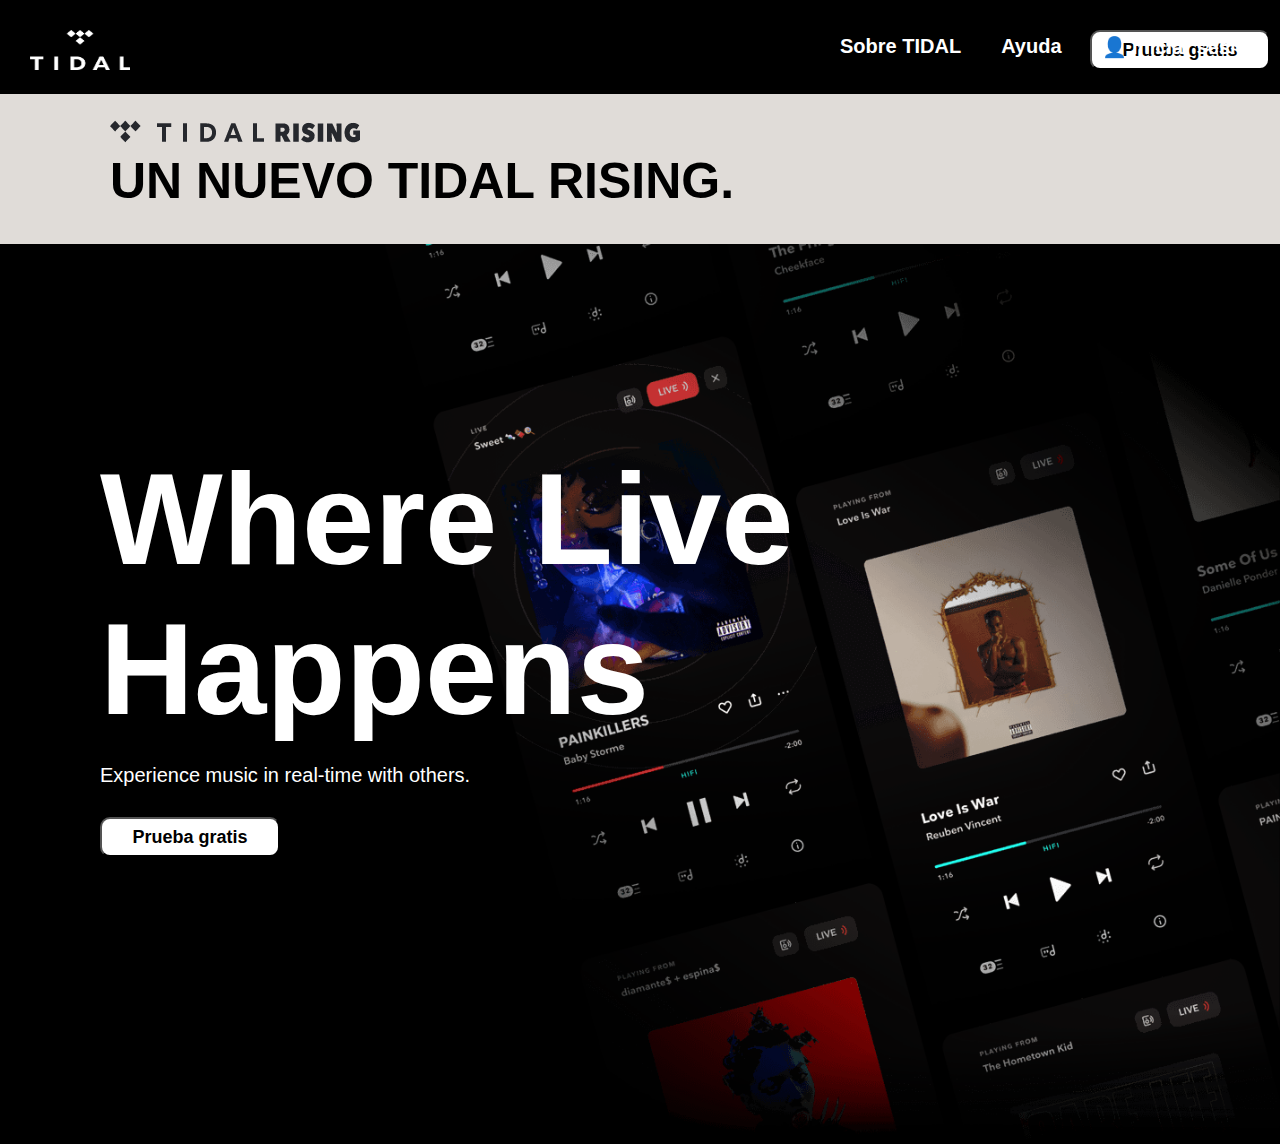
<file: index.html>
<!DOCTYPE html>
<html lang="en">
<head>
    <meta charset="UTF-8">
    <meta http-equiv="X-UA-Compatible" content="IE=edge">
    <meta name="viewport" content="width=device-width, initial-scale=1.0">
    <link rel="stylesheet" href="styletidal.css">
    <title>TIDAL - High Fidelity Music Streaming</title>
</head>

<header>
    <button class="button-1">Prueba gratis</button>
    <img id=logo src="tidal-logo-wht-part-page.png" alt="logo" width="100px" height="40px">
    <nav>
        <ul class="Menu_hor">
            <li><a href="#">Sobre TIDAL</a>
                <ul class="Menu_ver">
                    <li class="Menu-item"><a href="#">¿Qué es tidal?</a></li>
                    <li class="Menu-item"><a href="#">Explora la App</a></li>
                    <li class="Menu-item"><a href="#">For Music</a></li>
                    <li class="Menu-item"><a href="#">For Artist</a></li>
                    <li class="Menu-item"><a href="#">Cultura</a></li>
                    <li class="Menu-item"><a href="#">Magazine</a></li>
                    <li class="Menu-item"><a href="#">Precios y planes</a></li>
                </ul>
            </li>

            <li><a href="#">Ayuda</a>
                <ul class="Menu_ver">
                    <li class="Menu-item"><a href="#">Descarga TIDAL</a></li>
                    <li class="Menu-item"><a href="#">Transferir Música</a></li>
                    <li class="Menu-item"><a href="#">Dispositivos compatibles</a></li>
                    <li class="Menu-item"><a href="#">Consigue ayuda</a></li>
                </ul>
            </li>

            <li><a href="#"> 👤 Iniciar sesión</a>
                <ul class="Menu_ver">
                    <li class="Menu-item"><a href="#">Administrar cuenta</a></li>
                    <li class="Menu-item"><a href="#">Reproductor web</a></li>
                </ul>

            
            </li>
    </nav>
</header>

<body>

    <div class="banner-1">
        <img id="rising" src="tidal-rising.png" alt="img-2">
        <div id="conte1"> UN NUEVO TIDAL RISING. </div> 
    </div>

    <div class="banner-2"> 
        <img id="music1" src="tidal-banner2.png" alt="img-3"  width="50%">
        <div class="conte2">Where Live</div>
        <div class="conte2">Happens</div>
        <div class="conte3">Experience music in real-time with others.</div>
        <button class="button-2">Prueba gratis</button>
    </div>
</body>
</file>
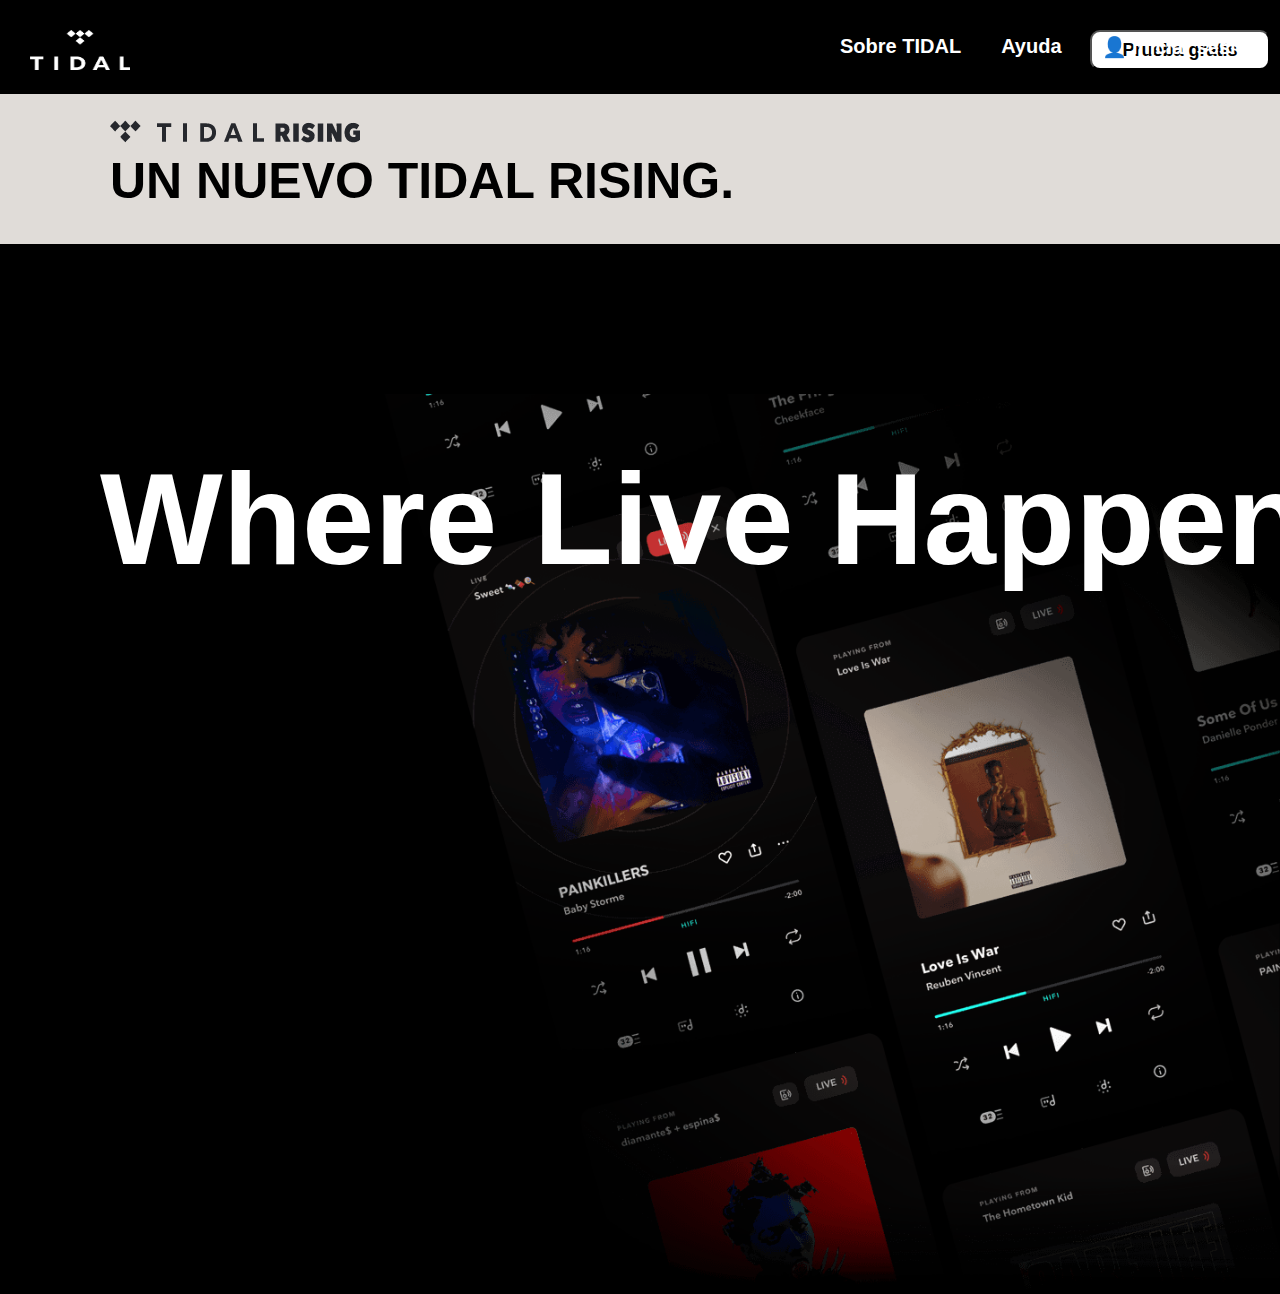
<file: Tidal.html>
<!DOCTYPE html>
<html lang="en">
<head>
    <meta charset="UTF-8">
    <meta http-equiv="X-UA-Compatible" content="IE=edge">
    <meta name="viewport" content="width=device-width, initial-scale=1.0">
    <link rel="stylesheet" href="styletidal.css">
    <title>TIDAL - High Fidelity Music Streaming</title>
</head>

<header>
    <button class="button-1">Prueba gratis</button>
    <img id=logo src="tidal-logo-wht-part-page.png" alt="logo" width="100px" height="40px">
    <nav>
        <ul class="Menu_hor">
            <li><a href="#">Sobre TIDAL</a>
                <ul class="Menu_ver">
                    <li class="Menu-item"><a href="#">¿Qué es tidal?</a></li>
                    <li class="Menu-item"><a href="#">Explora la App</a></li>
                    <li class="Menu-item"><a href="#">For Music</a></li>
                    <li class="Menu-item"><a href="#">For Artist</a></li>
                    <li class="Menu-item"><a href="#">Cultura</a></li>
                    <li class="Menu-item"><a href="#">Magazine</a></li>
                    <li class="Menu-item"><a href="#">Precios y planes</a></li>
                </ul>
            </li>

            <li><a href="#">Ayuda</a>
                <ul class="Menu_ver">
                    <li class="Menu-item"><a href="#">Descarga TIDAL</a></li>
                    <li class="Menu-item"><a href="#">Transferir Música</a></li>
                    <li class="Menu-item"><a href="#">Dispositivos compatibles</a></li>
                    <li class="Menu-item"><a href="#">Consigue ayuda</a></li>
                </ul>
            </li>

            <li><a href="#"> 👤 Iniciar sesión</a>
                <ul class="Menu_ver">
                    <li class="Menu-item"><a href="#">Administrar cuenta</a></li>
                    <li class="Menu-item"><a href="#">Reproductor web</a></li>
                </ul>

            
            </li>
    </nav>
</header>

<body>

    <div class="banner-1">
        <img id="rising" src="tidal-rising.png" alt="img-2">
        <div id="conte1"> UN NUEVO TIDAL RISING. </div> 
    </div>

    <div class="banner-2"> 
        <div class="conte2">Where Live Happens</div>
        <img id="music1" src="tidal-banner2.png" alt="img-3"  width="50%">
  
    </div>
</body>
</file>
<file: styletidal.css>
* {
  box-sizing: border-box;
}
header {
  background-color: black;
  font-family: "Gill Sans", "Gill Sans MT", Calibri, "Trebuchet MS", sans-serif;
  margin: 0px;
  padding: 0px;
}

.button-1 {
  display: inline-block;
  position: absolute;
  top: 30px;
  right: 10px;
  background-color: white;
  border-radius: 10px;
  width: 180px;
  height: 40px;
  font-size: large;
  font-weight: bold;
}

#logo {
  position: relative;
  top: 10px;
  left: 30px;
  float: left;
}

nav {
  max-width: 900px;
  margin: 0px;
  background-color: black;
  font-size: 20px;
  font-weight: 700;
}

.Menu_hor {
  list-style: none;
  display: flex;
  position: relative;
  left: 680px;
  text-align: left;
}

.Menu_hor > li > a {
  display: block;
  padding: 15px 20px;
  color: rgb(255, 255, 255);
  text-decoration: none;
}

.Menu_hor > li:hover {
  background-color: rgb(200, 194, 194);
  border-radius: 10px;
}

.Menu_ver {
  position: fixed;
  z-index: 10;
  display: none;
  list-style: none;
  width: 200px;
  background-color: rgb(255, 255, 255);
  border-radius: 10px;
}

.Menu_hor li:hover .Menu_ver {
  display: block;
}

.Menu_ver li:hover {
  text-decoration: underline;
  border-radius: 10px;
}

.Menu_ver li a {
  display: block;
  color: rgb(0, 0, 0);
  text-decoration: none;
  padding: 15px 15px 15px 20px;
}

body {
  margin: 0px;
  padding: 0px;
  background-color: black;
  font-family: "Gill Sans", "Gill Sans MT", Calibri, "Trebuchet MS", sans-serif;
}

.banner-1 {
  position: relative;
  display: block;
  background-color: rgb(224, 220, 216);
  text-transform: uppercase;
  font-size: 50px;
  font-weight: bolder;
  height: 150px;
}

#conte1 {
  position: relative;
  left: 110px;
}

#rising {
  position: relative;
  left: 100px;
  top: 15px;
}

.banner-2 {
  margin: 0%;
  padding: 0%;
  display: inline;
}

#music1 {
  margin: 0%;
  padding: 0%;
  position: relative;
  float: right;
  width: 70%;
  top: 0px;
  z-index: 2;
}

.conte2 {
  position: relative;
  left: 100px;
  top: 200px;
  font-size: 130px;
  color: white;
  z-index: 3;
  white-space: pre;
  font-weight: 600;
}

.conte3 {
  position: relative;
  left: 100px;
  top: 220px;
  font-size: 20px;
  color: white;
  z-index: 3;
  white-space: pre;
}

.button-2 {
  position: relative;
  left: 100px;
  top: 250px;
  background-color: white;
  border-radius: 10px;
  width: 180px;
  height: 40px;
  font-size: large;
  font-weight: bold;
  z-index: 4;
}

.card-1 {
  display: grid;
  justify-content: left;
  width: 70%;
  border-radius: 10%;
  box-shadow: 70% gray;
}

.card-1:hover {
  transform: scale(1.06);
}

.card-img {
  width: 50%;
}

.card-img > img {
  width: 100%;
  object-fit: fill;
}
</file>
